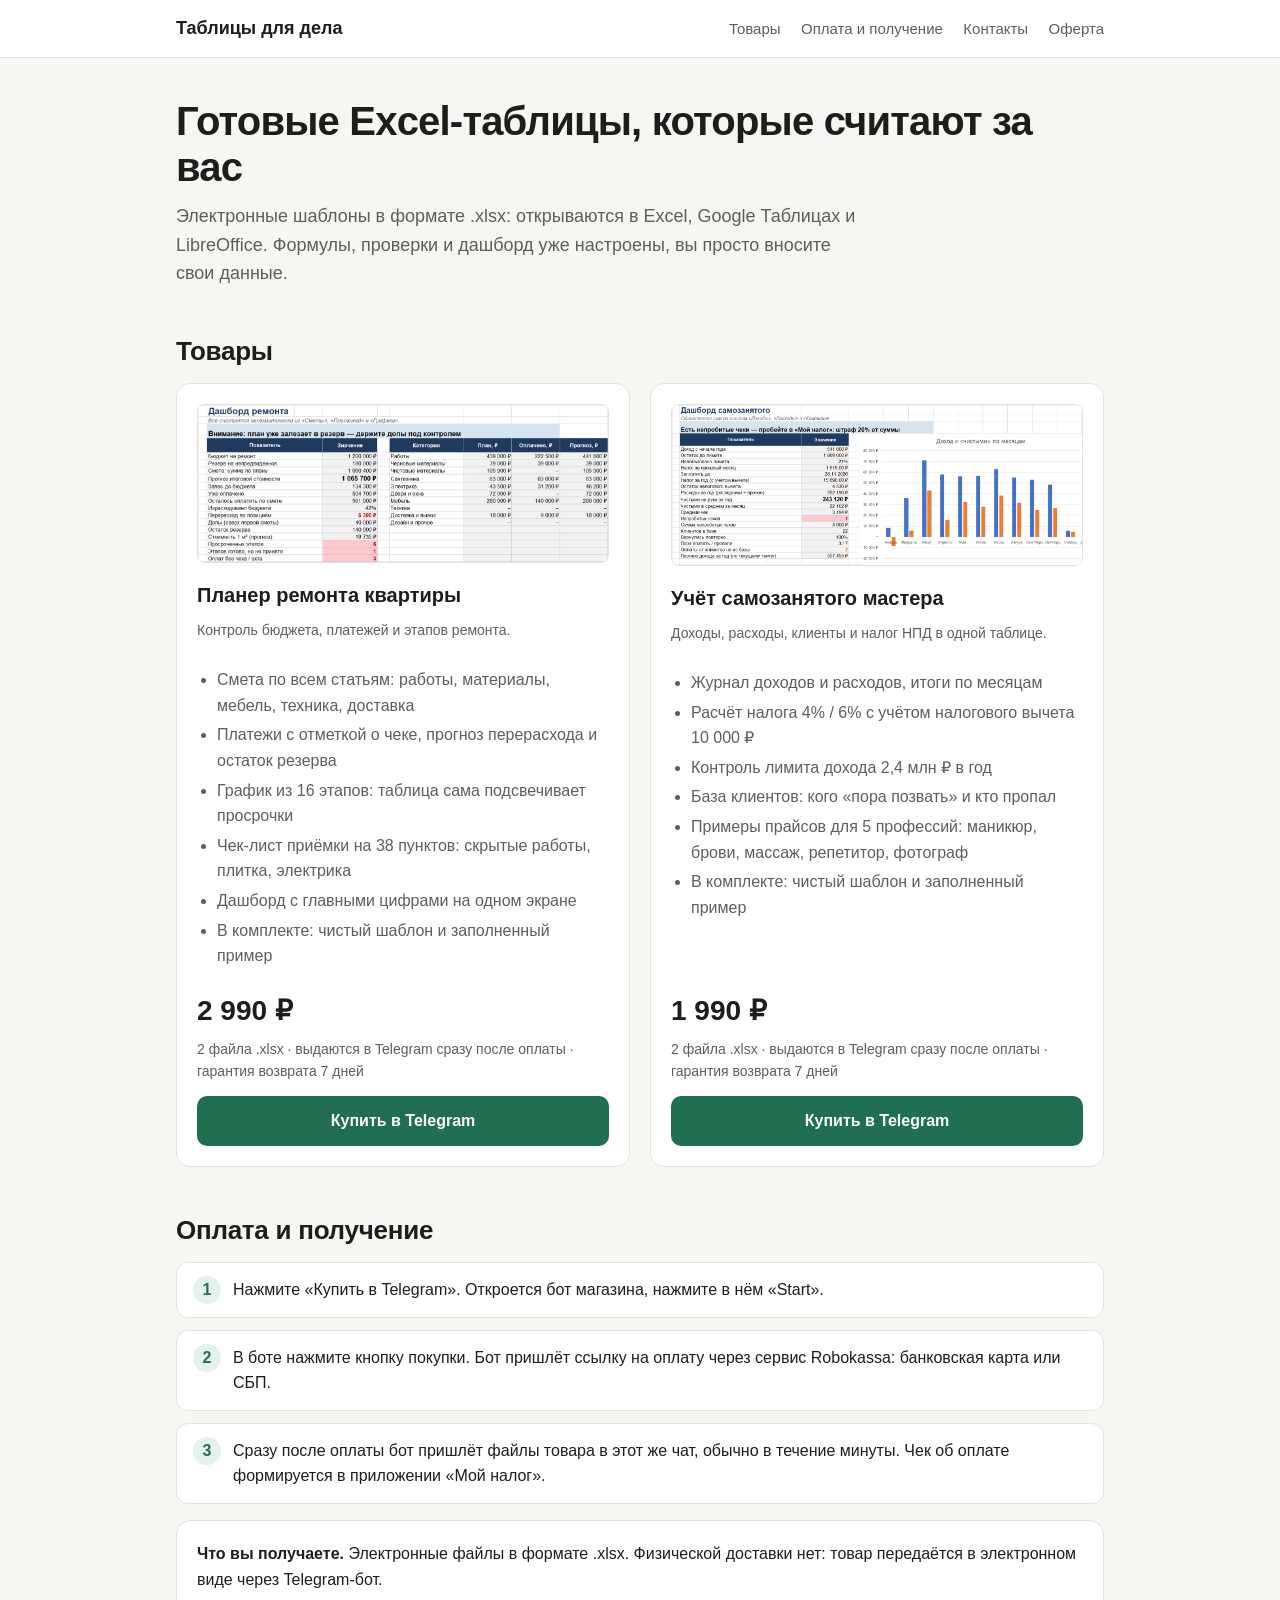
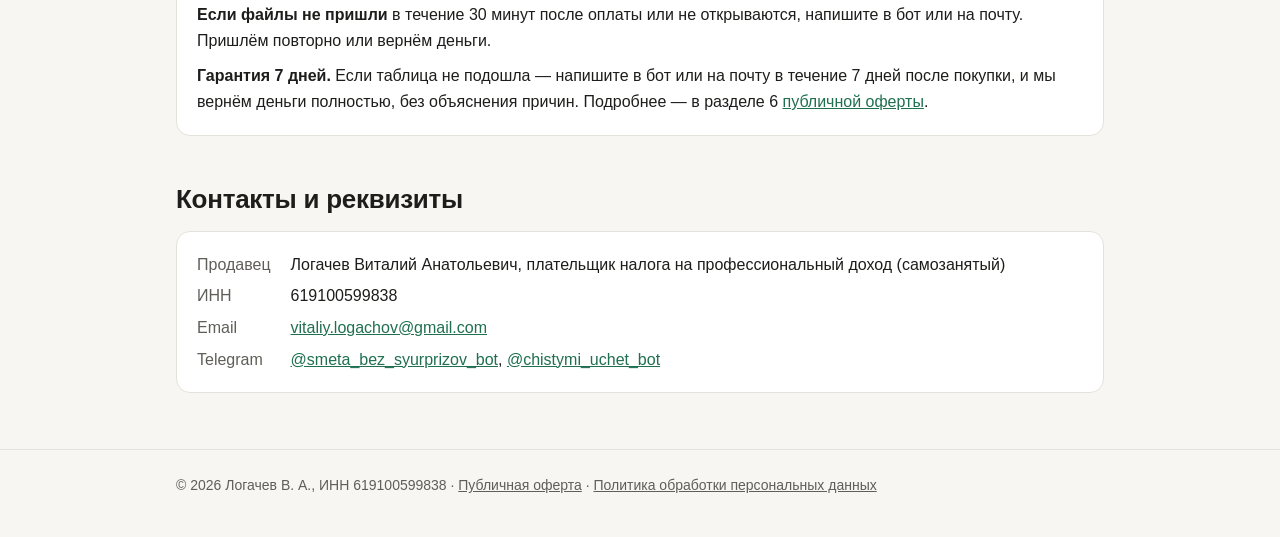
<file: index.html>
<!doctype html>
<html lang="ru">
<head>
<meta charset="utf-8">
<meta name="viewport" content="width=device-width, initial-scale=1">
<title>Таблицы для дела — Excel-шаблоны</title>
<meta name="description" content="Готовые Excel-шаблоны: планер ремонта квартиры и учёт доходов самозанятого. Файлы приходят в Telegram сразу после оплаты.">
<link rel="stylesheet" href="style.css">
</head>
<body>
<header class="top">
  <div class="wrap">
    <a class="brand" href="./">Таблицы для дела</a>
    <nav>
      <a href="#products">Товары</a>
      <a href="#delivery">Оплата и получение</a>
      <a href="#contacts">Контакты</a>
      <a href="oferta.html">Оферта</a>
    </nav>
  </div>
</header>

<main class="wrap">
  <h1>Готовые Excel-таблицы, которые считают за вас</h1>
  <p class="lead">Электронные шаблоны в формате .xlsx: открываются в Excel, Google Таблицах и LibreOffice. Формулы, проверки и дашборд уже настроены, вы просто вносите свои данные.</p>

  <h2 id="products">Товары</h2>
  <div class="grid">
    <article class="card">
      <img src="img/dashboard_remont.png" alt="Дашборд планера ремонта: бюджет, прогноз, резерв, просроченные этапы" width="900" height="560" loading="lazy">
      <h3>Планер ремонта квартиры</h3>
      <p class="note">Контроль бюджета, платежей и этапов ремонта.</p>
      <ul>
        <li>Смета по всем статьям: работы, материалы, мебель, техника, доставка</li>
        <li>Платежи с отметкой о чеке, прогноз перерасхода и остаток резерва</li>
        <li>График из 16 этапов: таблица сама подсвечивает просрочки</li>
        <li>Чек-лист приёмки на 38 пунктов: скрытые работы, плитка, электрика</li>
        <li>Дашборд с главными цифрами на одном экране</li>
        <li>В комплекте: чистый шаблон и заполненный пример</li>
      </ul>
      <p class="price">2 990 ₽</p>
      <p class="note">2 файла .xlsx · выдаются в Telegram сразу после оплаты · гарантия возврата 7 дней</p>
      <a class="btn" href="https://t.me/smeta_bez_syurprizov_bot?start=site">Купить в Telegram</a>
    </article>

    <article class="card">
      <img src="img/dashboard_npd.png" alt="Дашборд учёта самозанятого: доход, налог, чистыми, лимит" width="900" height="560" loading="lazy">
      <h3>Учёт самозанятого мастера</h3>
      <p class="note">Доходы, расходы, клиенты и налог НПД в одной таблице.</p>
      <ul>
        <li>Журнал доходов и расходов, итоги по месяцам</li>
        <li>Расчёт налога 4% / 6% с учётом налогового вычета 10 000 ₽</li>
        <li>Контроль лимита дохода 2,4 млн ₽ в год</li>
        <li>База клиентов: кого «пора позвать» и кто пропал</li>
        <li>Примеры прайсов для 5 профессий: маникюр, брови, массаж, репетитор, фотограф</li>
        <li>В комплекте: чистый шаблон и заполненный пример</li>
      </ul>
      <p class="price">1 990 ₽</p>
      <p class="note">2 файла .xlsx · выдаются в Telegram сразу после оплаты · гарантия возврата 7 дней</p>
      <a class="btn" href="https://t.me/chistymi_uchet_bot?start=site">Купить в Telegram</a>
    </article>
  </div>

  <h2 id="delivery">Оплата и получение</h2>
  <ol class="steps">
    <li>Нажмите «Купить в Telegram». Откроется бот магазина, нажмите в нём «Start».</li>
    <li>В боте нажмите кнопку покупки. Бот пришлёт ссылку на оплату через сервис Robokassa: банковская карта или СБП.</li>
    <li>Сразу после оплаты бот пришлёт файлы товара в этот же чат, обычно в течение минуты. Чек об оплате формируется в приложении «Мой налог».</li>
  </ol>
  <div class="info" style="margin-top:16px">
    <p><b>Что вы получаете.</b> Электронные файлы в формате .xlsx. Физической доставки нет: товар передаётся в электронном виде через Telegram-бот.</p>
    <p><b>Если файлы не пришли</b> в течение 30 минут после оплаты или не открываются, напишите в бот или на почту. Пришлём повторно или вернём деньги.</p>
    <p><b>Гарантия 7 дней.</b> Если таблица не подошла — напишите в бот или на почту в течение 7 дней после покупки, и мы вернём деньги полностью, без объяснения причин. Подробнее — в разделе 6 <a href="oferta.html#refund">публичной оферты</a>.</p>
  </div>

  <h2 id="contacts">Контакты и реквизиты</h2>
  <div class="info">
    <dl class="req">
      <dt>Продавец</dt><dd>Логачев Виталий Анатольевич, плательщик налога на профессиональный доход (самозанятый)</dd>
      <dt>ИНН</dt><dd>619100599838</dd>
      <dt>Email</dt><dd><a href="mailto:vitaliy.logachov@gmail.com">vitaliy.logachov@gmail.com</a></dd>
      <dt>Telegram</dt><dd><a href="https://t.me/smeta_bez_syurprizov_bot">@smeta_bez_syurprizov_bot</a>, <a href="https://t.me/chistymi_uchet_bot">@chistymi_uchet_bot</a></dd>
    </dl>
  </div>
</main>

<footer>
  <div class="wrap">
    © 2026 Логачев В. А., ИНН 619100599838 ·
    <a href="oferta.html">Публичная оферта</a> ·
    <a href="privacy.html">Политика обработки персональных данных</a>
  </div>
</footer>
</body>
</html>
</file>
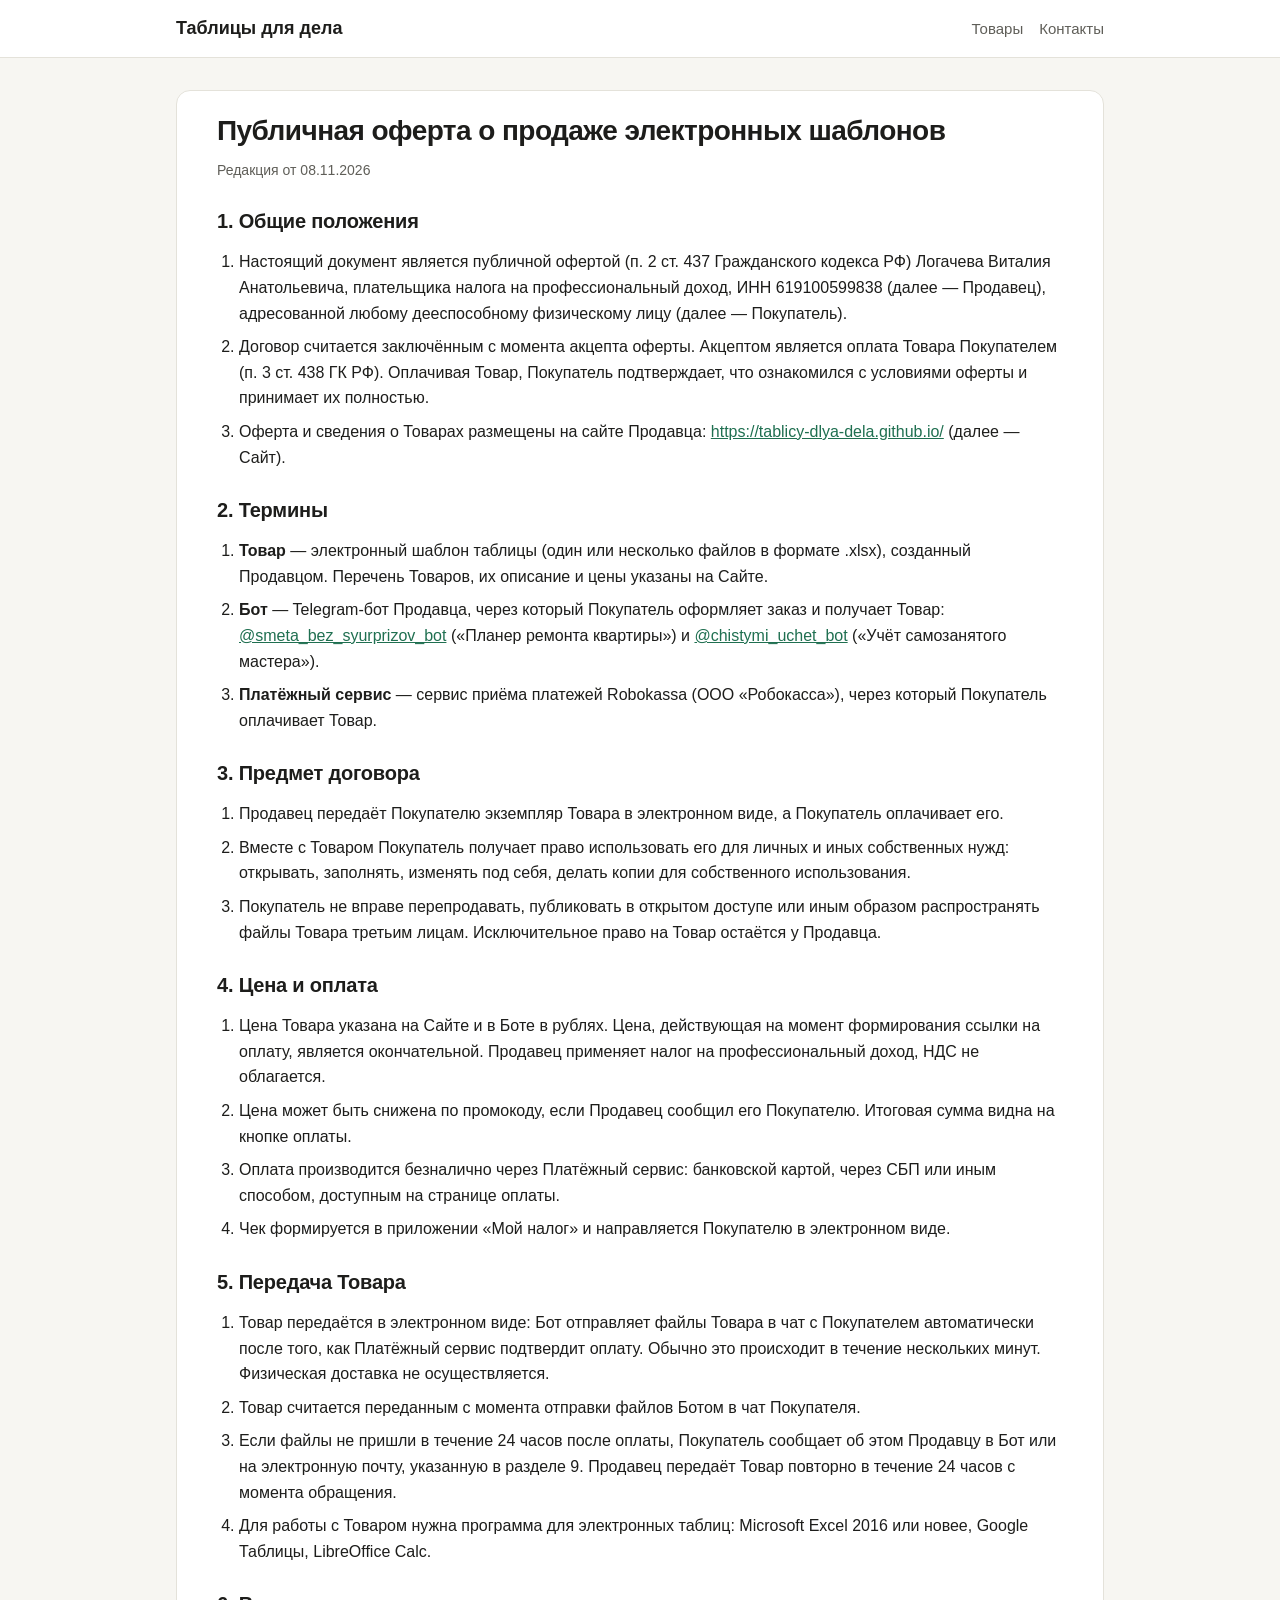
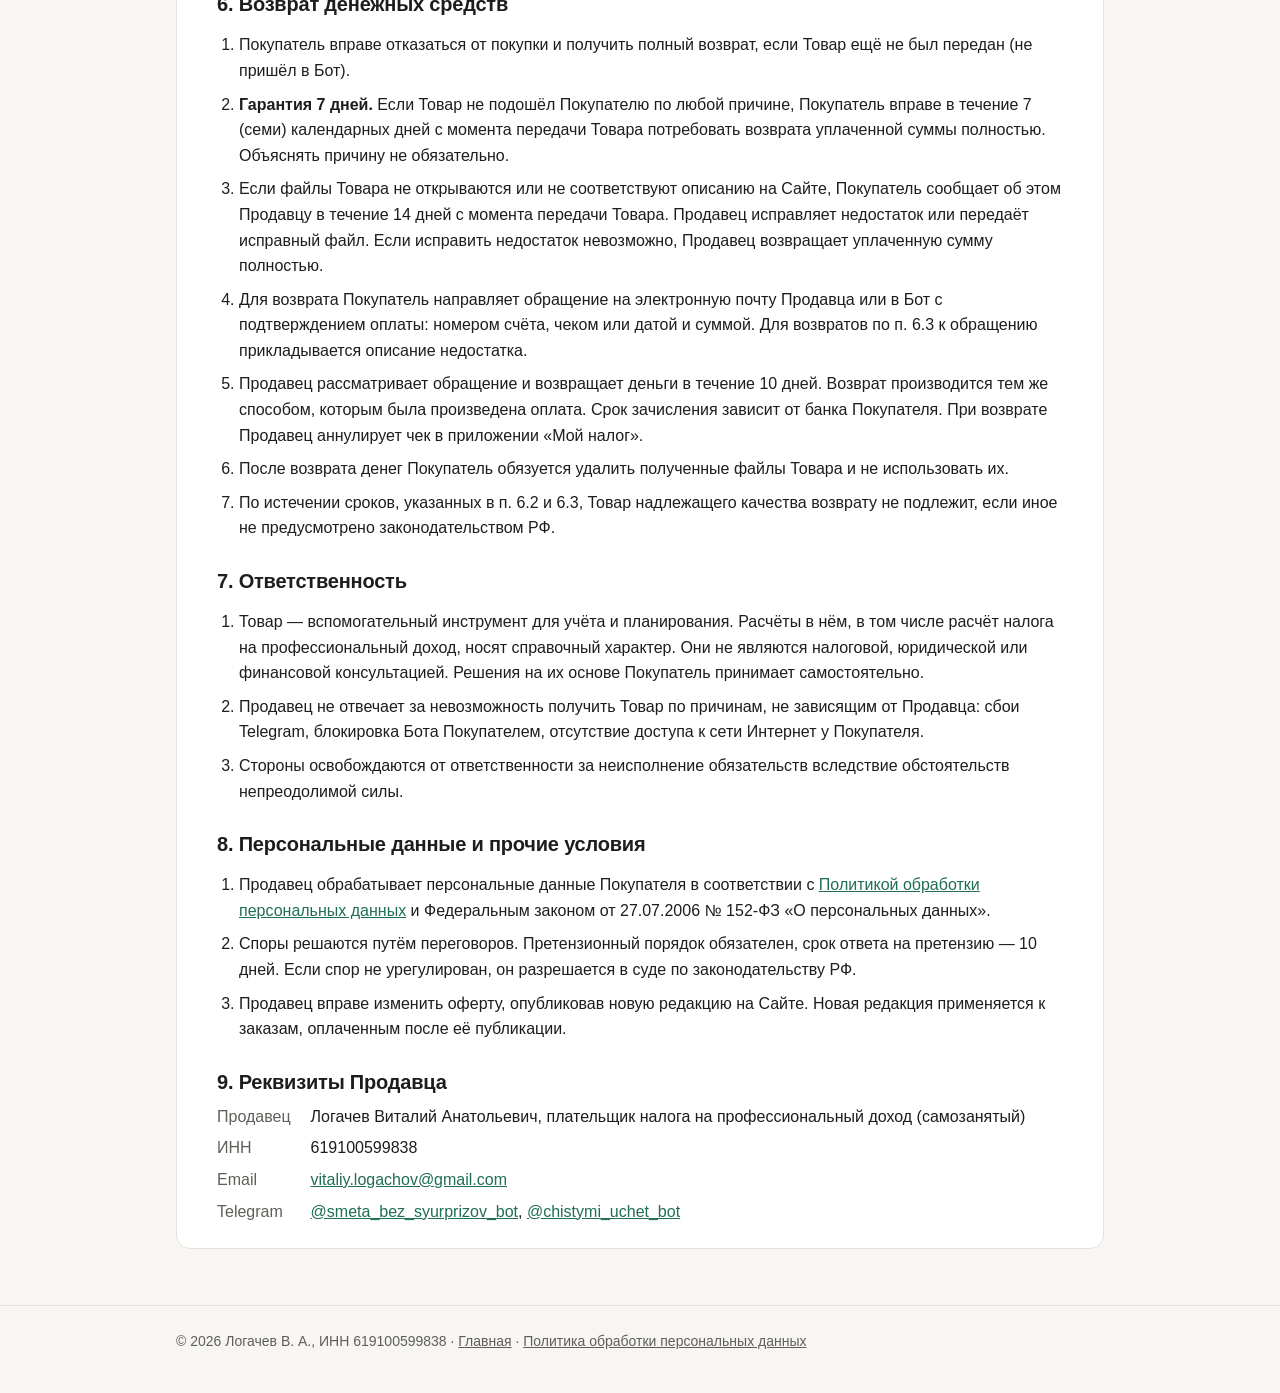
<file: oferta.html>
<!doctype html>
<html lang="ru">
<head>
<meta charset="utf-8">
<meta name="viewport" content="width=device-width, initial-scale=1">
<title>Публичная оферта — Таблицы для дела</title>
<link rel="stylesheet" href="style.css">
</head>
<body>
<header class="top">
  <div class="wrap">
    <a class="brand" href="./">Таблицы для дела</a>
    <nav><a href="./#products">Товары</a><a href="./#contacts">Контакты</a></nav>
  </div>
</header>
<main class="wrap">
<article class="doc">
<h1>Публичная оферта о продаже электронных шаблонов</h1>
<p class="meta">Редакция от 08.11.2026</p>

<h2>1. Общие положения</h2>
<ol>
  <li>Настоящий документ является публичной офертой (п. 2 ст. 437 Гражданского кодекса РФ) Логачева Виталия Анатольевича, плательщика налога на профессиональный доход, ИНН 619100599838 (далее — Продавец), адресованной любому дееспособному физическому лицу (далее — Покупатель).</li>
  <li>Договор считается заключённым с момента акцепта оферты. Акцептом является оплата Товара Покупателем (п. 3 ст. 438 ГК РФ). Оплачивая Товар, Покупатель подтверждает, что ознакомился с условиями оферты и принимает их полностью.</li>
  <li>Оферта и сведения о Товарах размещены на сайте Продавца: <a href="https://tablicy-dlya-dela.github.io/">https://tablicy-dlya-dela.github.io/</a> (далее — Сайт).</li>
</ol>

<h2>2. Термины</h2>
<ol>
  <li><b>Товар</b> — электронный шаблон таблицы (один или несколько файлов в формате .xlsx), созданный Продавцом. Перечень Товаров, их описание и цены указаны на Сайте.</li>
  <li><b>Бот</b> — Telegram-бот Продавца, через который Покупатель оформляет заказ и получает Товар: <a href="https://t.me/smeta_bez_syurprizov_bot">@smeta_bez_syurprizov_bot</a> («Планер ремонта квартиры») и <a href="https://t.me/chistymi_uchet_bot">@chistymi_uchet_bot</a> («Учёт самозанятого мастера»).</li>
  <li><b>Платёжный сервис</b> — сервис приёма платежей Robokassa (ООО «Робокасса»), через который Покупатель оплачивает Товар.</li>
</ol>

<h2>3. Предмет договора</h2>
<ol>
  <li>Продавец передаёт Покупателю экземпляр Товара в электронном виде, а Покупатель оплачивает его.</li>
  <li>Вместе с Товаром Покупатель получает право использовать его для личных и иных собственных нужд: открывать, заполнять, изменять под себя, делать копии для собственного использования.</li>
  <li>Покупатель не вправе перепродавать, публиковать в открытом доступе или иным образом распространять файлы Товара третьим лицам. Исключительное право на Товар остаётся у Продавца.</li>
</ol>

<h2>4. Цена и оплата</h2>
<ol>
  <li>Цена Товара указана на Сайте и в Боте в рублях. Цена, действующая на момент формирования ссылки на оплату, является окончательной. Продавец применяет налог на профессиональный доход, НДС не облагается.</li>
  <li>Цена может быть снижена по промокоду, если Продавец сообщил его Покупателю. Итоговая сумма видна на кнопке оплаты.</li>
  <li>Оплата производится безналично через Платёжный сервис: банковской картой, через СБП или иным способом, доступным на странице оплаты.</li>
  <li>Чек формируется в приложении «Мой налог» и направляется Покупателю в электронном виде.</li>
</ol>

<h2>5. Передача Товара</h2>
<ol>
  <li>Товар передаётся в электронном виде: Бот отправляет файлы Товара в чат с Покупателем автоматически после того, как Платёжный сервис подтвердит оплату. Обычно это происходит в течение нескольких минут. Физическая доставка не осуществляется.</li>
  <li>Товар считается переданным с момента отправки файлов Ботом в чат Покупателя.</li>
  <li>Если файлы не пришли в течение 24 часов после оплаты, Покупатель сообщает об этом Продавцу в Бот или на электронную почту, указанную в разделе 9. Продавец передаёт Товар повторно в течение 24 часов с момента обращения.</li>
  <li>Для работы с Товаром нужна программа для электронных таблиц: Microsoft Excel 2016 или новее, Google Таблицы, LibreOffice Calc.</li>
</ol>

<h2 id="refund">6. Возврат денежных средств</h2>
<ol>
  <li>Покупатель вправе отказаться от покупки и получить полный возврат, если Товар ещё не был передан (не пришёл в Бот).</li>
  <li><b>Гарантия 7 дней.</b> Если Товар не подошёл Покупателю по любой причине, Покупатель вправе в течение 7 (семи) календарных дней с момента передачи Товара потребовать возврата уплаченной суммы полностью. Объяснять причину не обязательно.</li>
  <li>Если файлы Товара не открываются или не соответствуют описанию на Сайте, Покупатель сообщает об этом Продавцу в течение 14 дней с момента передачи Товара. Продавец исправляет недостаток или передаёт исправный файл. Если исправить недостаток невозможно, Продавец возвращает уплаченную сумму полностью.</li>
  <li>Для возврата Покупатель направляет обращение на электронную почту Продавца или в Бот с подтверждением оплаты: номером счёта, чеком или датой и суммой. Для возвратов по п. 6.3 к обращению прикладывается описание недостатка.</li>
  <li>Продавец рассматривает обращение и возвращает деньги в течение 10 дней. Возврат производится тем же способом, которым была произведена оплата. Срок зачисления зависит от банка Покупателя. При возврате Продавец аннулирует чек в приложении «Мой налог».</li>
  <li>После возврата денег Покупатель обязуется удалить полученные файлы Товара и не использовать их.</li>
  <li>По истечении сроков, указанных в п. 6.2 и 6.3, Товар надлежащего качества возврату не подлежит, если иное не предусмотрено законодательством РФ.</li>
</ol>

<h2>7. Ответственность</h2>
<ol>
  <li>Товар — вспомогательный инструмент для учёта и планирования. Расчёты в нём, в том числе расчёт налога на профессиональный доход, носят справочный характер. Они не являются налоговой, юридической или финансовой консультацией. Решения на их основе Покупатель принимает самостоятельно.</li>
  <li>Продавец не отвечает за невозможность получить Товар по причинам, не зависящим от Продавца: сбои Telegram, блокировка Бота Покупателем, отсутствие доступа к сети Интернет у Покупателя.</li>
  <li>Стороны освобождаются от ответственности за неисполнение обязательств вследствие обстоятельств непреодолимой силы.</li>
</ol>

<h2>8. Персональные данные и прочие условия</h2>
<ol>
  <li>Продавец обрабатывает персональные данные Покупателя в соответствии с <a href="privacy.html">Политикой обработки персональных данных</a> и Федеральным законом от 27.07.2006 № 152-ФЗ «О персональных данных».</li>
  <li>Споры решаются путём переговоров. Претензионный порядок обязателен, срок ответа на претензию — 10 дней. Если спор не урегулирован, он разрешается в суде по законодательству РФ.</li>
  <li>Продавец вправе изменить оферту, опубликовав новую редакцию на Сайте. Новая редакция применяется к заказам, оплаченным после её публикации.</li>
</ol>

<h2>9. Реквизиты Продавца</h2>
<dl class="req">
  <dt>Продавец</dt><dd>Логачев Виталий Анатольевич, плательщик налога на профессиональный доход (самозанятый)</dd>
  <dt>ИНН</dt><dd>619100599838</dd>
  <dt>Email</dt><dd><a href="mailto:vitaliy.logachov@gmail.com">vitaliy.logachov@gmail.com</a></dd>
  <dt>Telegram</dt><dd><a href="https://t.me/smeta_bez_syurprizov_bot">@smeta_bez_syurprizov_bot</a>, <a href="https://t.me/chistymi_uchet_bot">@chistymi_uchet_bot</a></dd>
</dl>
</article>
</main>
<footer><div class="wrap">© 2026 Логачев В. А., ИНН 619100599838 · <a href="./">Главная</a> · <a href="privacy.html">Политика обработки персональных данных</a></div></footer>
</body>
</html>
</file>
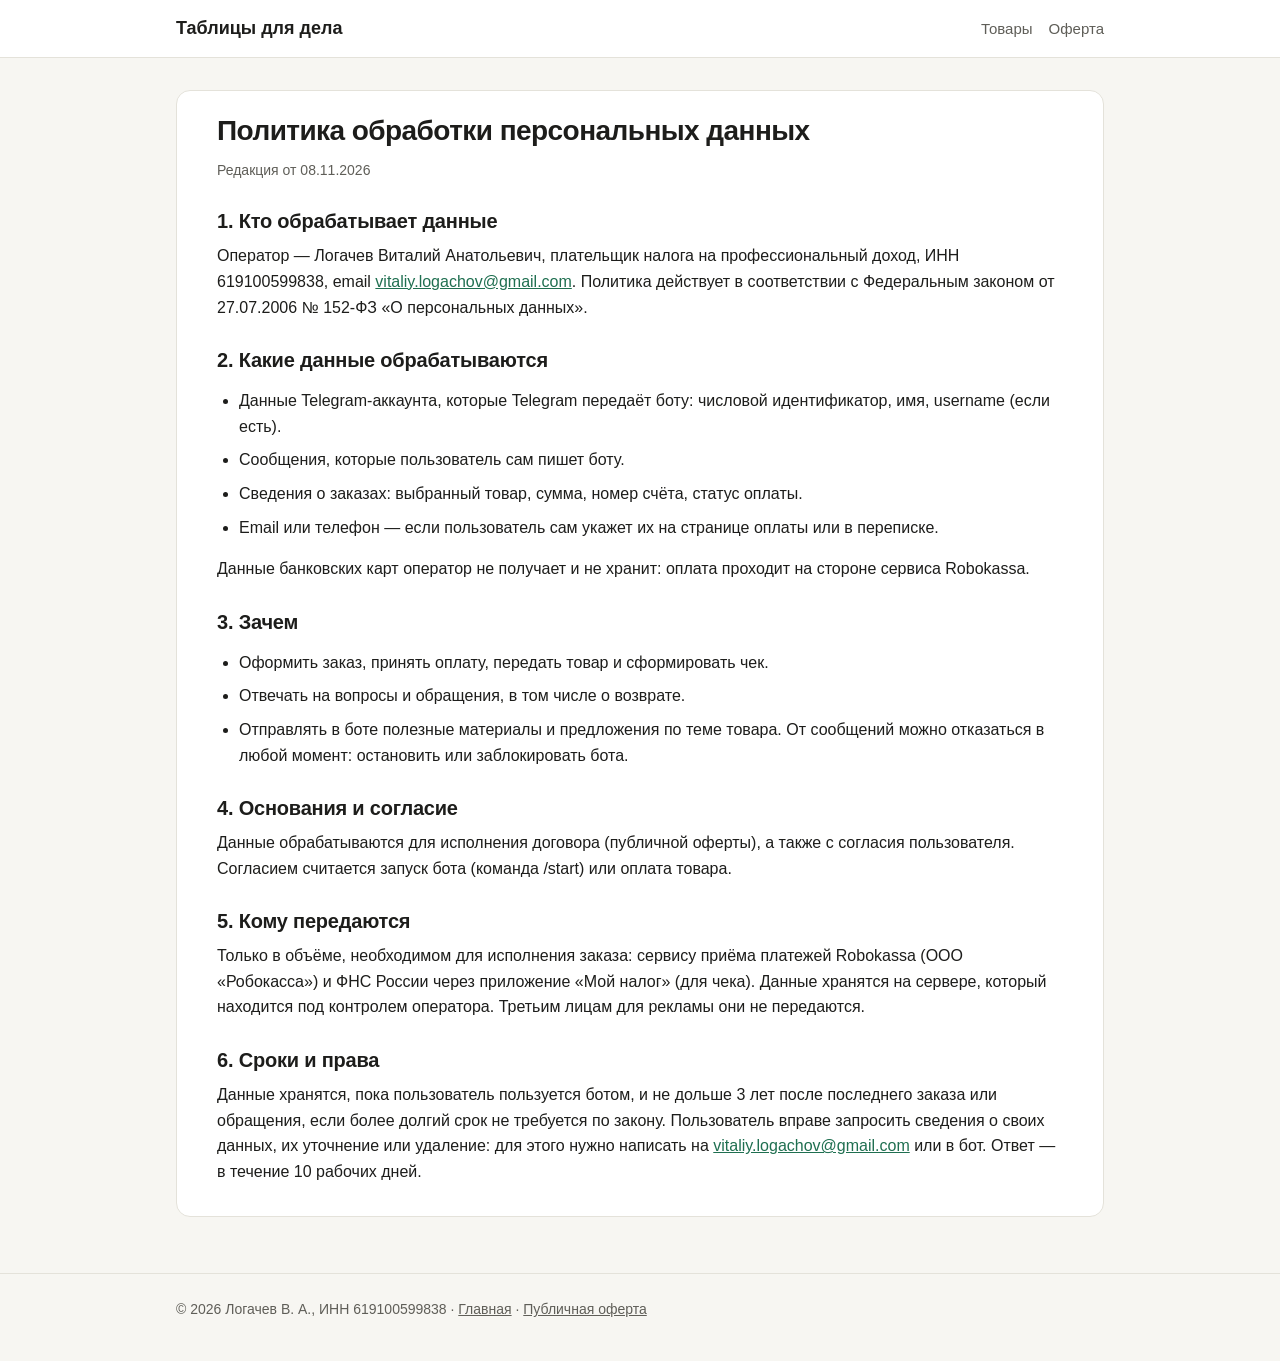
<file: privacy.html>
<!doctype html>
<html lang="ru">
<head>
<meta charset="utf-8">
<meta name="viewport" content="width=device-width, initial-scale=1">
<title>Политика персональных данных — Таблицы для дела</title>
<link rel="stylesheet" href="style.css">
</head>
<body>
<header class="top">
  <div class="wrap">
    <a class="brand" href="./">Таблицы для дела</a>
    <nav><a href="./#products">Товары</a><a href="oferta.html">Оферта</a></nav>
  </div>
</header>
<main class="wrap">
<article class="doc">
<h1>Политика обработки персональных данных</h1>
<p class="meta">Редакция от 08.11.2026</p>

<h2>1. Кто обрабатывает данные</h2>
<p>Оператор — Логачев Виталий Анатольевич, плательщик налога на профессиональный доход, ИНН 619100599838, email <a href="mailto:vitaliy.logachov@gmail.com">vitaliy.logachov@gmail.com</a>. Политика действует в соответствии с Федеральным законом от 27.07.2006 № 152-ФЗ «О персональных данных».</p>

<h2>2. Какие данные обрабатываются</h2>
<ul>
  <li>Данные Telegram-аккаунта, которые Telegram передаёт боту: числовой идентификатор, имя, username (если есть).</li>
  <li>Сообщения, которые пользователь сам пишет боту.</li>
  <li>Сведения о заказах: выбранный товар, сумма, номер счёта, статус оплаты.</li>
  <li>Email или телефон — если пользователь сам укажет их на странице оплаты или в переписке.</li>
</ul>
<p>Данные банковских карт оператор не получает и не хранит: оплата проходит на стороне сервиса Robokassa.</p>

<h2>3. Зачем</h2>
<ul>
  <li>Оформить заказ, принять оплату, передать товар и сформировать чек.</li>
  <li>Отвечать на вопросы и обращения, в том числе о возврате.</li>
  <li>Отправлять в боте полезные материалы и предложения по теме товара. От сообщений можно отказаться в любой момент: остановить или заблокировать бота.</li>
</ul>

<h2>4. Основания и согласие</h2>
<p>Данные обрабатываются для исполнения договора (публичной оферты), а также с согласия пользователя. Согласием считается запуск бота (команда /start) или оплата товара.</p>

<h2>5. Кому передаются</h2>
<p>Только в объёме, необходимом для исполнения заказа: сервису приёма платежей Robokassa (ООО «Робокасса») и ФНС России через приложение «Мой налог» (для чека). Данные хранятся на сервере, который находится под контролем оператора. Третьим лицам для рекламы они не передаются.</p>

<h2>6. Сроки и права</h2>
<p>Данные хранятся, пока пользователь пользуется ботом, и не дольше 3 лет после последнего заказа или обращения, если более долгий срок не требуется по закону. Пользователь вправе запросить сведения о своих данных, их уточнение или удаление: для этого нужно написать на <a href="mailto:vitaliy.logachov@gmail.com">vitaliy.logachov@gmail.com</a> или в бот. Ответ — в течение 10 рабочих дней.</p>
</article>
</main>
<footer><div class="wrap">© 2026 Логачев В. А., ИНН 619100599838 · <a href="./">Главная</a> · <a href="oferta.html">Публичная оферта</a></div></footer>
</body>
</html>
</file>
<file: style.css>
:root {
  --bg: #f7f6f2;
  --card: #ffffff;
  --text: #1d1d1b;
  --muted: #5f5e58;
  --line: #e4e2da;
  --accent: #1f6f50;
  --accent-text: #ffffff;
  --accent-soft: #e5f1eb;
}
@media (prefers-color-scheme: dark) {
  :root {
    --bg: #161714;
    --card: #20211e;
    --text: #ecebe6;
    --muted: #a5a39b;
    --line: #34352f;
    --accent: #4fb48a;
    --accent-text: #0e1a14;
    --accent-soft: #1f3129;
  }
}
* { box-sizing: border-box; }
html { -webkit-text-size-adjust: 100%; }
body {
  margin: 0;
  background: var(--bg);
  color: var(--text);
  font: 16px/1.6 -apple-system, BlinkMacSystemFont, "Segoe UI", Roboto, Arial, sans-serif;
}
.wrap { max-width: 960px; margin: 0 auto; padding: 0 16px; }
header.top { border-bottom: 1px solid var(--line); background: var(--card); }
header.top .wrap { display: flex; align-items: center; justify-content: space-between; gap: 16px; padding-top: 14px; padding-bottom: 14px; flex-wrap: wrap; }
.brand { font-weight: 700; font-size: 18px; color: var(--text); text-decoration: none; }
nav a { color: var(--muted); text-decoration: none; margin-left: 16px; font-size: 15px; }
nav a:first-child { margin-left: 0; }
nav a:hover { color: var(--text); }
h1 { font-size: clamp(28px, 5vw, 40px); line-height: 1.15; margin: 40px 0 12px; letter-spacing: -0.02em; }
h2 { font-size: 26px; line-height: 1.2; margin: 48px 0 16px; letter-spacing: -0.01em; }
h3 { font-size: 20px; margin: 0 0 8px; }
.lead { font-size: 18px; color: var(--muted); max-width: 680px; margin: 0 0 8px; }
.grid { display: grid; grid-template-columns: repeat(auto-fit, minmax(280px, 1fr)); gap: 20px; }
.card { background: var(--card); border: 1px solid var(--line); border-radius: 14px; padding: 20px; display: flex; flex-direction: column; }
.card img { width: 100%; height: auto; border-radius: 8px; border: 1px solid var(--line); margin-bottom: 16px; background: #fff; }
.card ul { padding-left: 20px; margin: 8px 0 16px; color: var(--muted); }
.card li { margin: 4px 0; }
.price { font-size: 28px; font-weight: 700; margin: auto 0 4px; font-variant-numeric: tabular-nums; }
.note { font-size: 14px; color: var(--muted); margin: 0 0 14px; }
.btn { display: inline-block; text-align: center; background: var(--accent); color: var(--accent-text); text-decoration: none; font-weight: 600; padding: 12px 18px; border-radius: 10px; }
.btn:hover { filter: brightness(1.08); }
.steps { counter-reset: s; list-style: none; padding: 0; margin: 0; display: grid; gap: 12px; }
.steps li { counter-increment: s; background: var(--card); border: 1px solid var(--line); border-radius: 12px; padding: 14px 16px 14px 56px; position: relative; }
.steps li::before { content: counter(s); position: absolute; left: 16px; top: 13px; width: 28px; height: 28px; border-radius: 50%; background: var(--accent-soft); color: var(--accent); font-weight: 700; text-align: center; line-height: 28px; }
.info { background: var(--card); border: 1px solid var(--line); border-radius: 14px; padding: 20px; }
.info p { margin: 0 0 10px; }
.info p:last-child { margin-bottom: 0; }
dl.req { display: grid; grid-template-columns: max-content 1fr; gap: 6px 20px; margin: 0; }
dl.req dt { color: var(--muted); }
dl.req dd { margin: 0; overflow-wrap: anywhere; }
@media (max-width: 520px) { dl.req { grid-template-columns: 1fr; } dl.req dd { margin-bottom: 8px; } }
a { color: var(--accent); }
footer { margin: 56px 0 0; padding: 24px 0 40px; border-top: 1px solid var(--line); color: var(--muted); font-size: 14px; }
footer a { color: var(--muted); }
/* документы */
.doc { background: var(--card); border: 1px solid var(--line); border-radius: 14px; padding: 24px clamp(16px, 4vw, 40px); margin: 32px 0; }
.doc h1 { margin-top: 0; font-size: 28px; }
.doc h2 { font-size: 20px; margin: 28px 0 10px; }
.doc p, .doc li { margin: 0 0 8px; }
.doc ol, .doc ul { padding-left: 22px; }
.meta { color: var(--muted); font-size: 14px; }
</file>
